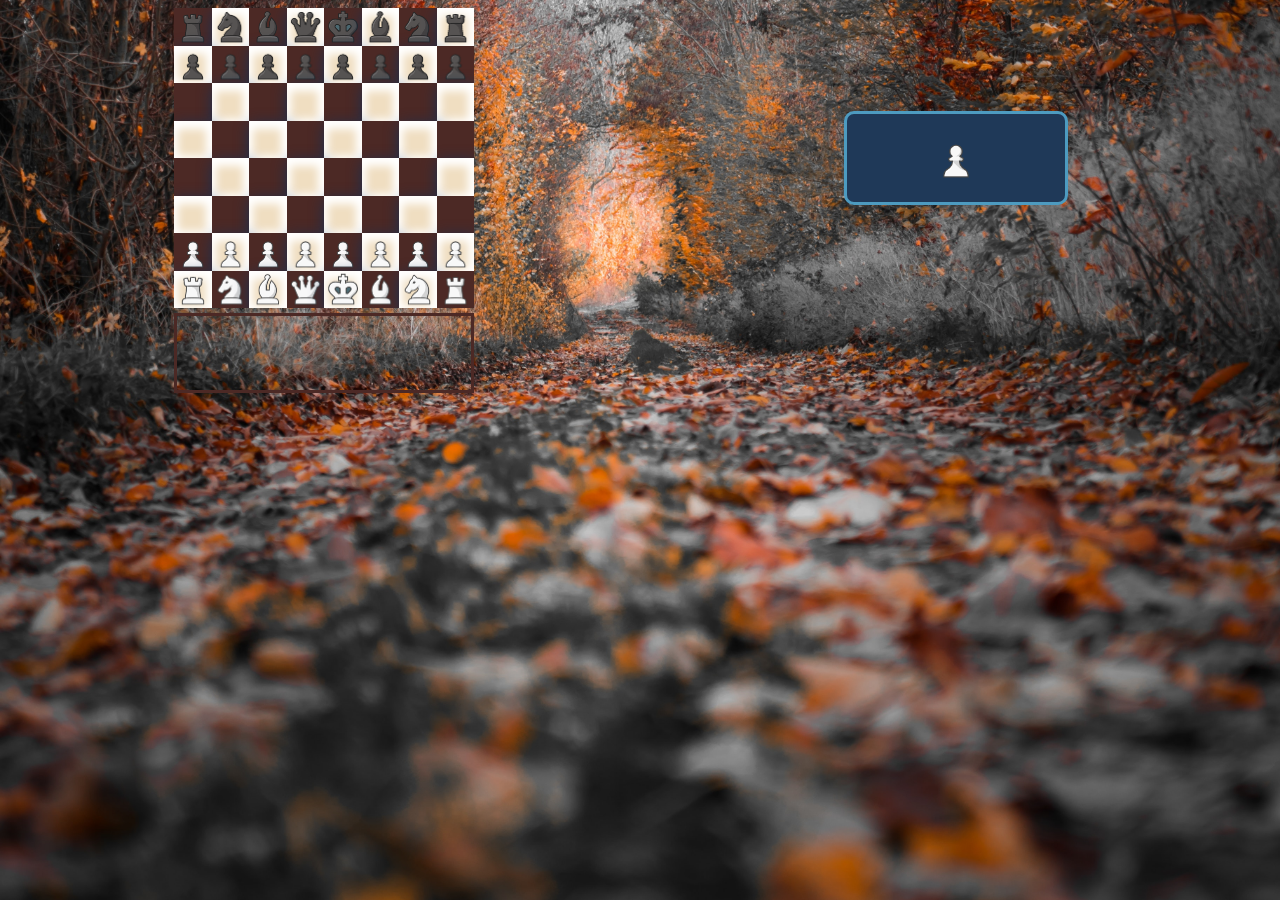
<file: index.html>
<!DOCTYPE html>
<html lang="en">
  <head>
    <meta charset="UTF-8" />
    <meta http-equiv="X-UA-Compatible" content="IE=edge" />
    <meta name="viewport" content="width=device-width, initial-scale=1.0" />
    <link rel="stylesheet" href="style/style.css" />
    <script src="script.js" defer></script>
    <title>chess</title>
  </head>
  <body>
    <div class="game-board"></div>
    <div class="score-board">
      <p></p>
      <img src="images/wp.png" alt="white pawn" />
    </div>
    <div class="additional-board">
      <div class="white-bin"></div>
      <div class="black-bin"></div>
    </div>
  </body>
</html>
</file>
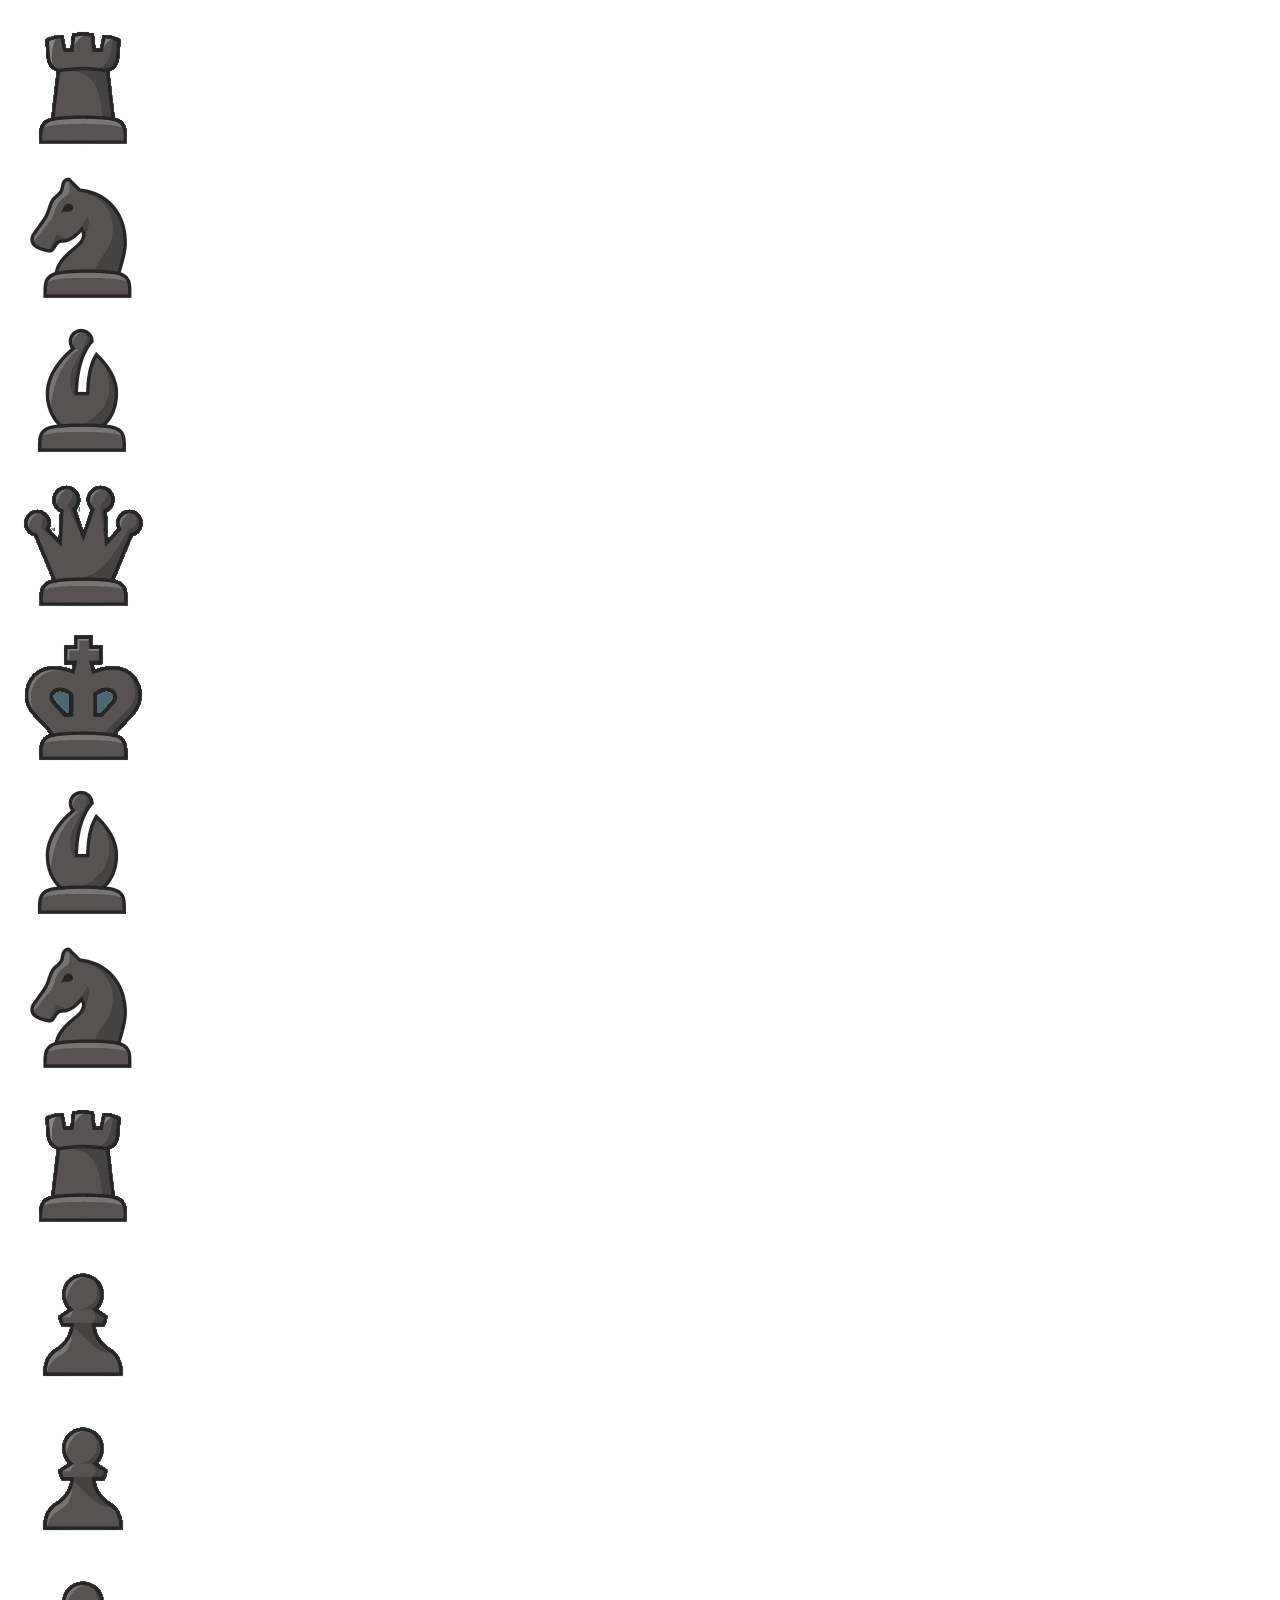
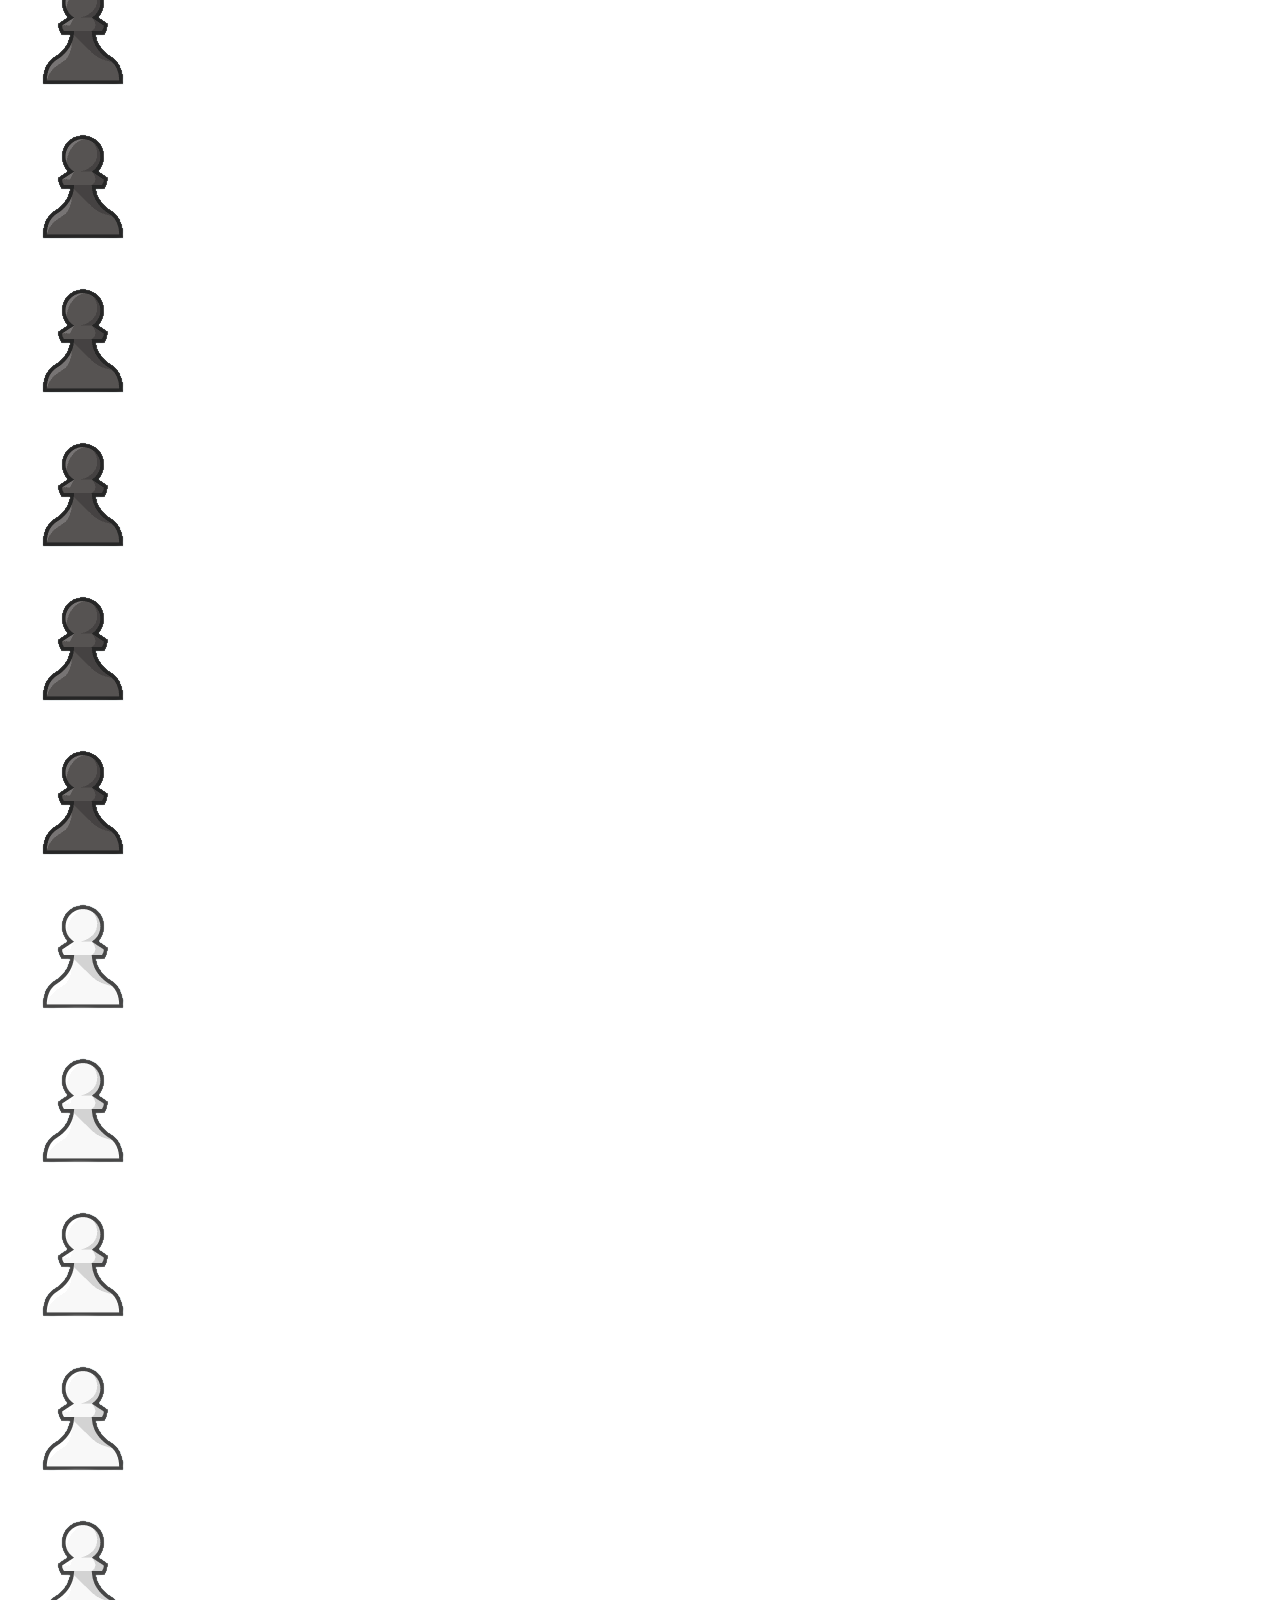
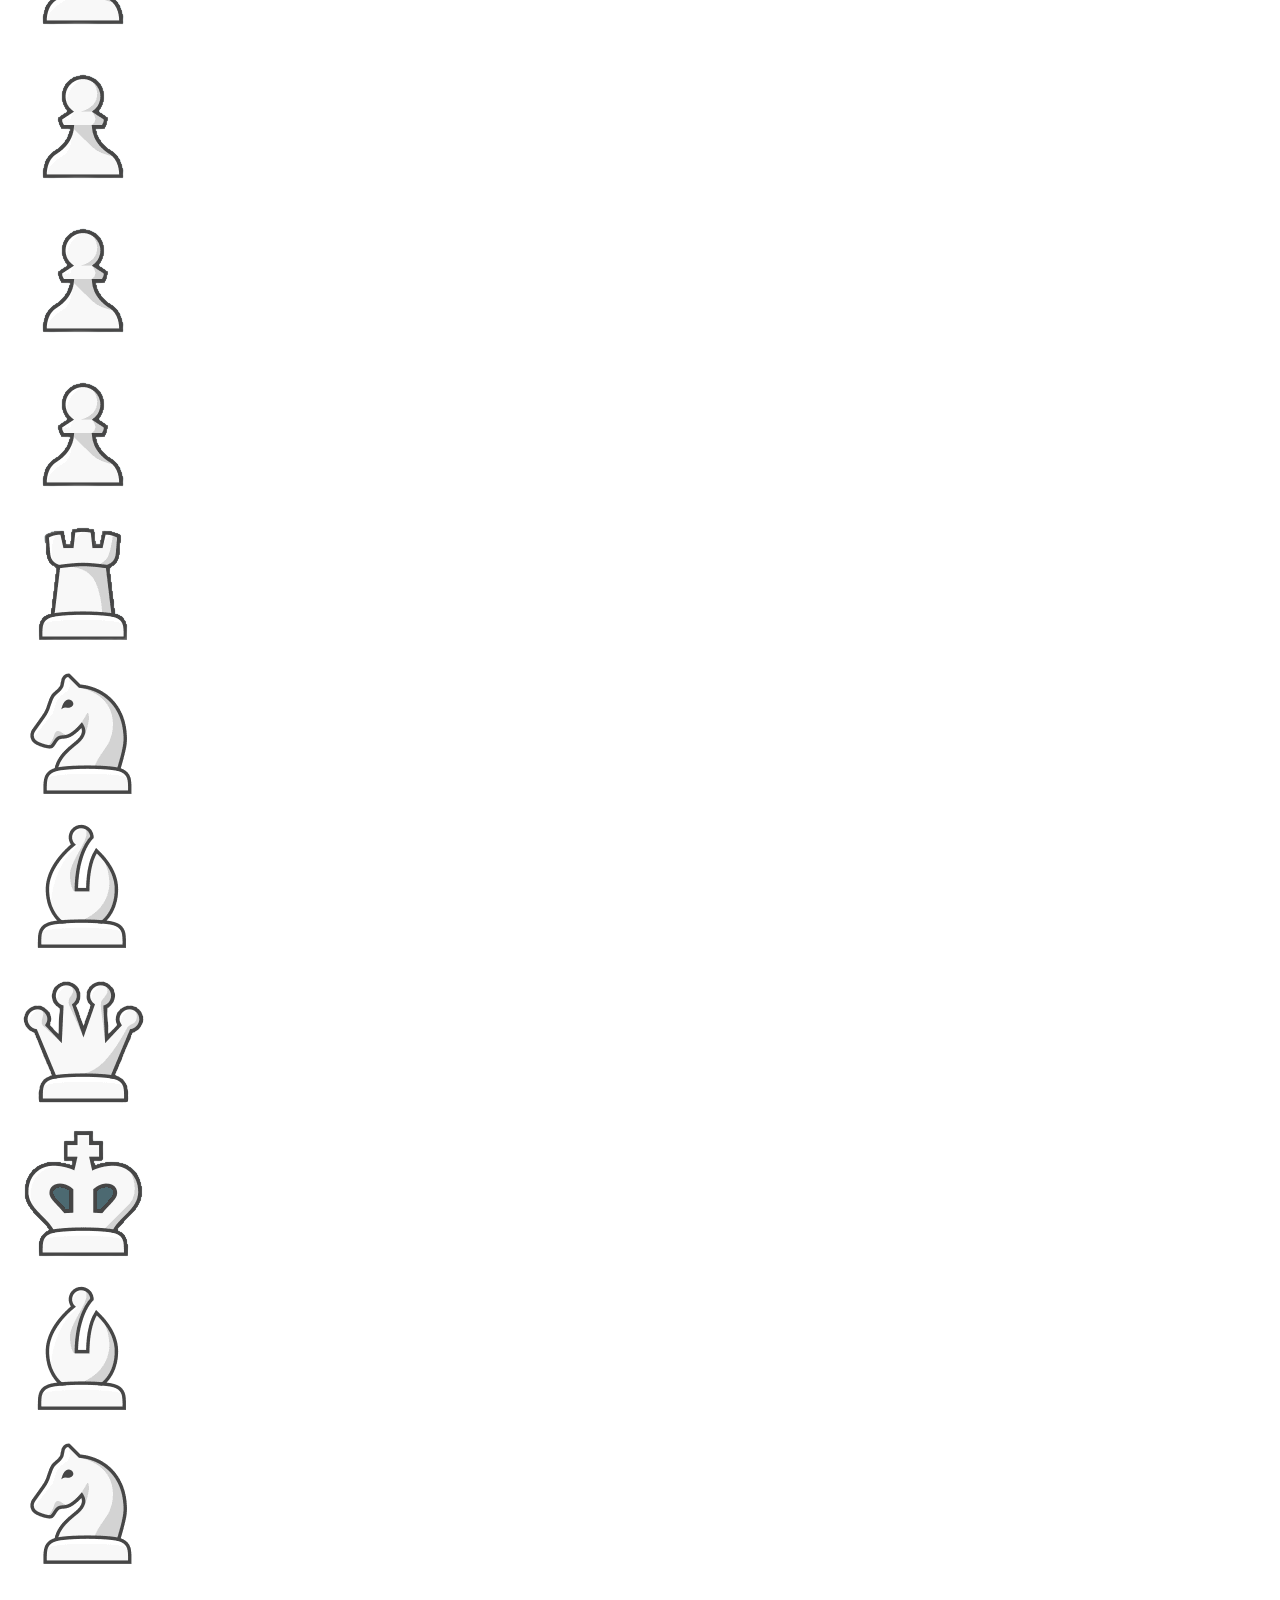
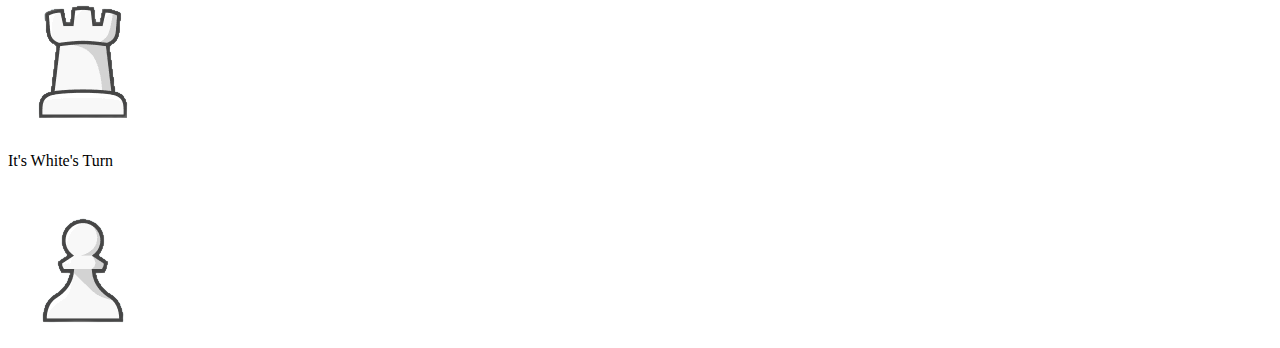
<file: test.html>
<!DOCTYPE html>
<html lang="en">
  <head>
    <meta charset="UTF-8" />
    <meta http-equiv="X-UA-Compatible" content="IE=edge" />
    <meta name="viewport" content="width=device-width, initial-scale=1.0" />
    <title>test</title>
  </head>
  <body data-new-gr-c-s-check-loaded="14.1010.0" data-gr-ext-installed="">
    <div class="game-board">
      <div class="row _8">
        <div class="square _8 a">
          <img src="images/br.png" class="piece br" id="_1" />
        </div>
        <div class="square _8 b">
          <img src="images/bn.png" class="piece bn" id="_1" />
        </div>
        <div class="square _8 c">
          <img src="images/bb.png" class="piece bb" id="_1" />
        </div>
        <div class="square _8 d">
          <img src="images/bq.png" class="piece bq" id="_1" />
        </div>
        <div class="square _8 e">
          <img src="images/bk.png" class="piece bk" id="_1" />
        </div>
        <div class="square _8 f">
          <img src="images/bb.png" class="piece bb" id="_1" />
        </div>
        <div class="square _8 g">
          <img src="images/bn.png" class="piece bn" id="_1" />
        </div>
        <div class="square _8 h">
          <img src="images/br.png" class="piece br" id="_1" />
        </div>
      </div>
      <div class="row _7">
        <div class="square _7 a">
          <img src="images/bp.png" class="piece bp" id="_0" />
        </div>
        <div class="square _7 b">
          <img src="images/bp.png" class="piece bp" id="_1" />
        </div>
        <div class="square _7 c">
          <img src="images/bp.png" class="piece bp" id="_2" />
        </div>
        <div class="square _7 d">
          <img src="images/bp.png" class="piece bp" id="_3" />
        </div>
        <div class="square _7 e">
          <img src="images/bp.png" class="piece bp" id="_4" />
        </div>
        <div class="square _7 f">
          <img src="images/bp.png" class="piece bp" id="_5" />
        </div>
        <div class="square _7 g">
          <img src="images/bp.png" class="piece bp" id="_6" />
        </div>
        <div class="square _7 h">
          <img src="images/bp.png" class="piece bp" id="_7" />
        </div>
      </div>
      <div class="row _6">
        <div class="square _6 a"></div>
        <div class="square _6 b"></div>
        <div class="square _6 c"></div>
        <div class="square _6 d"></div>
        <div class="square _6 e"></div>
        <div class="square _6 f"></div>
        <div class="square _6 g"></div>
        <div class="square _6 h"></div>
      </div>
      <div class="row _5">
        <div class="square _5 a"></div>
        <div class="square _5 b"></div>
        <div class="square _5 c"></div>
        <div class="square _5 d"></div>
        <div class="square _5 e"></div>
        <div class="square _5 f"></div>
        <div class="square _5 g"></div>
        <div class="square _5 h"></div>
      </div>
      <div class="row _4">
        <div class="square _4 a"></div>
        <div class="square _4 b"></div>
        <div class="square _4 c"></div>
        <div class="square _4 d"></div>
        <div class="square _4 e"></div>
        <div class="square _4 f"></div>
        <div class="square _4 g"></div>
        <div class="square _4 h"></div>
      </div>
      <div class="row _3">
        <div class="square _3 a"></div>
        <div class="square _3 b"></div>
        <div class="square _3 c"></div>
        <div class="square _3 d"></div>
        <div class="square _3 e"></div>
        <div class="square _3 f"></div>
        <div class="square _3 g"></div>
        <div class="square _3 h"></div>
      </div>
      <div class="row _2">
        <div class="square _2 a">
          <img src="images/wp.png" class="piece wp" id="_0" />
        </div>
        <div class="square _2 b">
          <img src="images/wp.png" class="piece wp" id="_1" />
        </div>
        <div class="square _2 c">
          <img src="images/wp.png" class="piece wp" id="_2" />
        </div>
        <div class="square _2 d">
          <img src="images/wp.png" class="piece wp" id="_3" />
        </div>
        <div class="square _2 e">
          <img src="images/wp.png" class="piece wp" id="_4" />
        </div>
        <div class="square _2 f">
          <img src="images/wp.png" class="piece wp" id="_5" />
        </div>
        <div class="square _2 g">
          <img src="images/wp.png" class="piece wp" id="_6" />
        </div>
        <div class="square _2 h">
          <img src="images/wp.png" class="piece wp" id="_7" />
        </div>
      </div>
      <div class="row _1">
        <div class="square _1 a">
          <img src="images/wr.png" class="piece wr" id="_1" />
        </div>
        <div class="square _1 b">
          <img src="images/wn.png" class="piece wn" id="_1" />
        </div>
        <div class="square _1 c">
          <img src="images/wb.png" class="piece wb" id="_1" />
        </div>
        <div class="square _1 d">
          <img src="images/wq.png" class="piece wq" id="_1" />
        </div>
        <div class="square _1 e">
          <img src="images/wk.png" class="piece wk" id="_1" />
        </div>
        <div class="square _1 f">
          <img src="images/wb.png" class="piece wb" id="_1" />
        </div>
        <div class="square _1 g">
          <img src="images/wn.png" class="piece wn" id="_1" />
        </div>
        <div class="square _1 h">
          <img src="images/wr.png" class="piece wr" id="_1" />
        </div>
      </div>
    </div>
    <div class="score-board">
      <p>It's White's Turn</p>
      <img src="images/wp.png" alt="white pawn" />
    </div>
  </body>
</html>
</file>
<file: style/style.css>
body {
  background: #2b2b2b url("../images/background.jpg");
  background-position: center;
  background-size: cover;
  display: -ms-grid;
  display: grid;
  -ms-grid-columns: 1fr 1fr;
      grid-template-columns: 1fr 1fr;
}

body > div {
  margin: 0 auto;
}

.game-board {
  width: 300px;
  height: 300px;
  display: -ms-grid;
  display: grid;
  -ms-grid-columns: 1fr;
      grid-template-columns: 1fr;
  overflow: hidden;
  -webkit-user-select: none;
     -moz-user-select: none;
      -ms-user-select: none;
          user-select: none;
  -webkit-transition: all 1s ease;
  transition: all 1s ease;
}

.row {
  display: -ms-grid;
  display: grid;
  -ms-grid-columns: (1fr)[8];
      grid-template-columns: repeat(8, 1fr);
}

.square {
  width: 37.5px;
  height: 37.5px;
  background-color: #4c2925;
  -webkit-user-select: none;
     -moz-user-select: none;
      -ms-user-select: none;
          user-select: none;
}

.row._8 > .square:nth-child(even),
.row._6 > .square:nth-child(even),
.row._4 > .square:nth-child(even),
.row._2 > .square:nth-child(even),
.row._7 > .square:nth-child(odd),
.row._5 > .square:nth-child(odd),
.row._3 > .square:nth-child(odd),
.row._1 > .square:nth-child(odd) {
  background-color: #f0dec1;
  -webkit-box-shadow: inset -1px 3px 8px 5px #ffffff, 2px 5px 16px 0px #0b325e;
          box-shadow: inset -1px 3px 8px 5px #ffffff, 2px 5px 16px 0px #0b325e;
}

.piece {
  width: 37.5px;
  height: 37.5px;
  cursor: pointer;
  -webkit-user-select: none;
     -moz-user-select: none;
      -ms-user-select: none;
          user-select: none;
  -webkit-transition: all 1s ease;
  transition: all 1s ease;
}

.indication {
  width: 10px;
  height: 10px;
  border-radius: 50%;
  background-color: #61ff61;
  opacity: 0.6;
  position: relative;
  top: 50%;
  left: 50%;
  -webkit-transform: translate(-50%, -50%);
          transform: translate(-50%, -50%);
  pointer-events: none;
  -webkit-user-select: none;
     -moz-user-select: none;
      -ms-user-select: none;
          user-select: none;
}

.score-board {
  background: #1f3958;
  width: 218px;
  height: 88px;
  border-radius: 10px;
  border: 3px solid #4d9bc0;
  color: white;
  display: -webkit-box;
  display: -ms-flexbox;
  display: flex;
  -webkit-box-align: center;
      -ms-flex-align: center;
          align-items: center;
  -ms-flex-item-align: center;
      align-self: center;
  -webkit-box-pack: center;
      -ms-flex-pack: center;
          justify-content: center;
  font-family: "Courier New", Courier, monospace;
}

.score-board img {
  width: 48px;
}

.additional-board {
  width: 300px;
  height: 80px;
  -webkit-box-sizing: border-box;
          box-sizing: border-box;
  border: 3.5px solid #4c2925;
  display: -ms-grid;
  display: grid;
  -ms-grid-columns: 1fr;
      grid-template-columns: 1fr;
  margin: 5px auto;
}

.additional-board > div {
  display: -ms-grid;
  display: grid;
  gird-template-columns: repeat(16, 1fr);
}
/*# sourceMappingURL=style.css.map */
</file>
